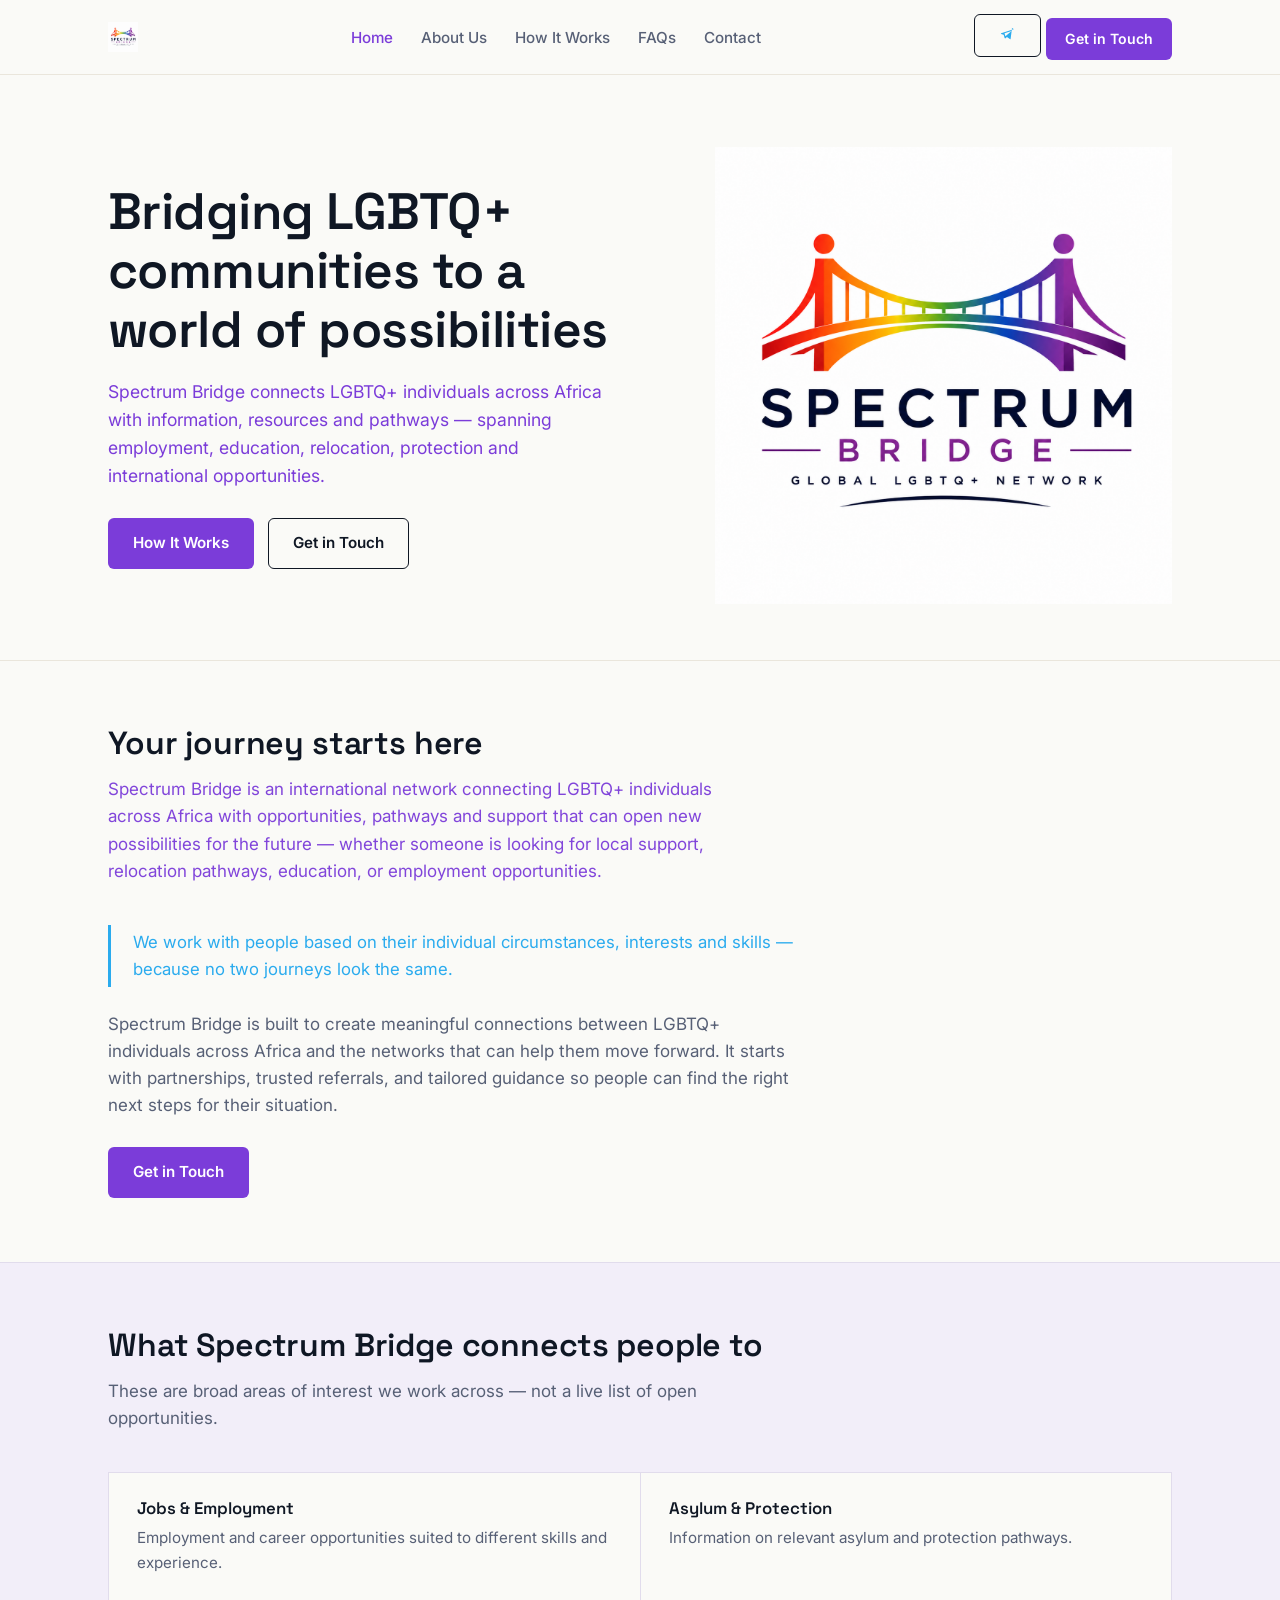
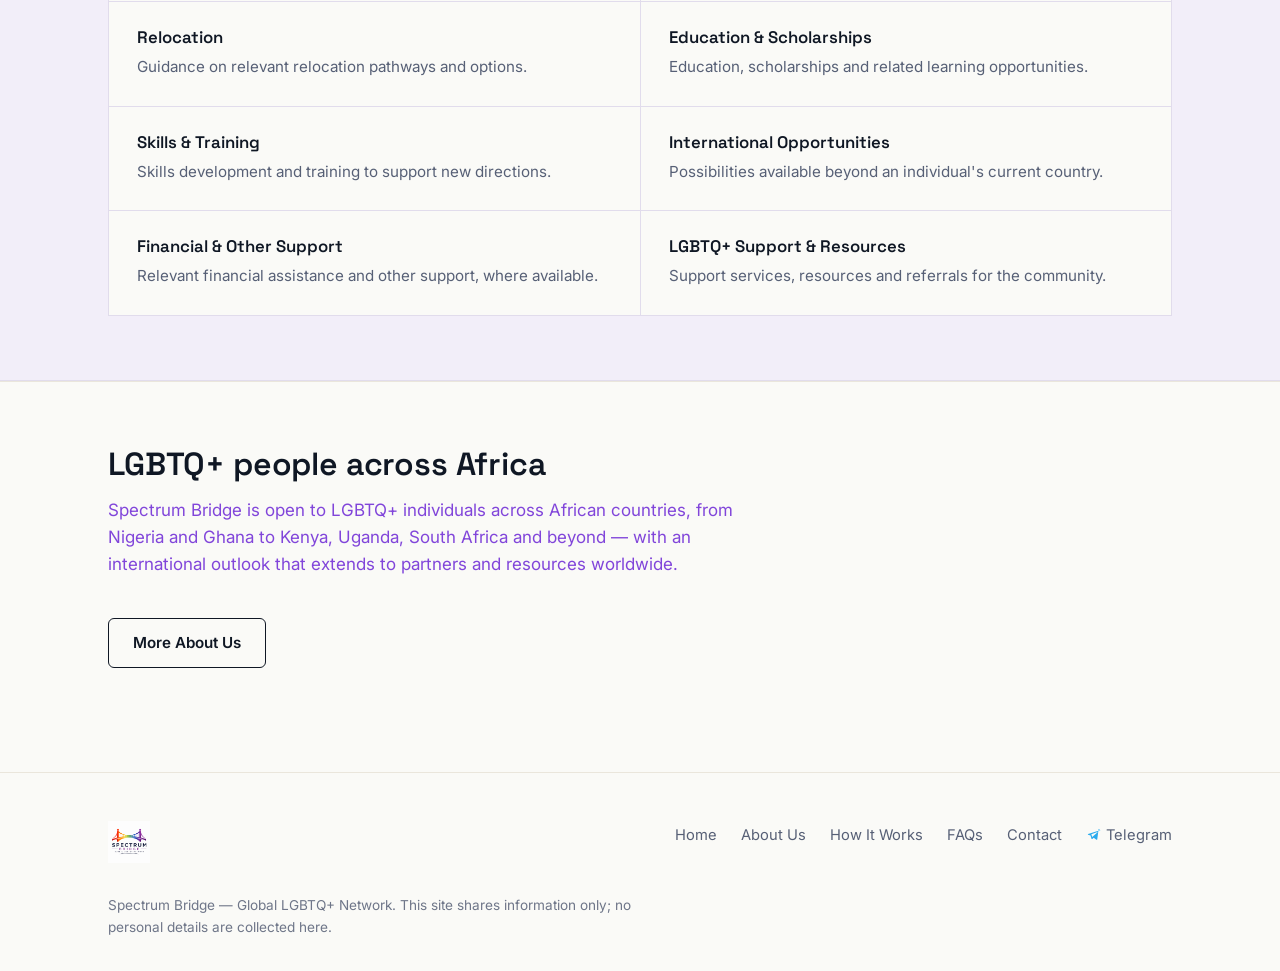
<file: index.html>
<!DOCTYPE html>
<html lang="en">
<head>
<meta charset="UTF-8">
<meta name="viewport" content="width=device-width, initial-scale=1.0">
<title>Spectrum Bridge — Global LGBTQ+ Network</title>
<meta name="description" content="Spectrum Bridge connects LGBTQ+ individuals across Africa with information, pathways and support — from employment and education to protection and relocation.">
<link rel="stylesheet" href="styles.css">
</head>
<body>

<header class="site-header">
  <nav class="nav">
    <a href="index.html" class="nav-brand nav-brand-full">
      <img src="logo-full.png" alt="Spectrum Bridge">
    </a>
    <ul class="nav-links" id="navLinks">
      <li><a href="index.html" class="current">Home</a></li>
      <li><a href="about.html">About Us</a></li>
      <li><a href="how-it-works.html">How It Works</a></li>
      <li><a href="faq.html">FAQs</a></li>
      <li><a href="contact.html">Contact</a></li>
    </ul>
    <div class="header-actions">
      <a href="https://t.me/Spectrumbridge" class="btn btn-secondary btn-icon tg-open" aria-label="Open Spectrumbridge on Telegram (opens in new tab)" target="_blank" rel="noopener">
        <svg class="icon-telegram" viewBox="0 0 24 24" aria-hidden="true" focusable="false"><path d="M21.6 3.4c-.2-.2-.5-.3-.8-.2L3.1 8.9c-.6.2-.6.9 0 1.1l3.6 1.2 1.4 4.6c.2.6.9.8 1.3.4l2-1.8 4.1 3c.5.4 1.1.1 1.2-.6l1.9-14.6c.1-.4-.1-.8-.5-1zM9.2 13.2L7.9 9.1 18.1 5.6 9.2 13.2z"/></svg>
      </a>

      <a href="contact.html" class="btn btn-primary btn-small nav-cta">Get in Touch</a>
    </div>
    <button class="nav-toggle" id="navToggle" aria-label="Open menu" aria-expanded="false" aria-controls="navLinks">
      <span></span>
    </button>
  </nav>
</header>

<main>

  <section class="hero">
    <div class="container hero-grid">
      <div class="hero-eyebrow-free">
        <h1>Bridging LGBTQ+ communities to a world of possibilities</h1>
        <p class="lede lead-accent">Spectrum Bridge connects LGBTQ+ individuals across Africa with information, resources and pathways — spanning employment, education, relocation, protection and international opportunities.</p>
        <div class="button-row">
          <a href="how-it-works.html" class="btn btn-primary">How It Works</a>
          <a href="contact.html" class="btn btn-secondary">Get in Touch</a>
        </div>
      </div>
      <div class="hero-art">
        <img src="logo-full.png" alt="Spectrum Bridge logo">
      </div>
    </div>
  </section>

  <section class="block">
    <div class="container">
      <div class="section-head">
        <h2>Your journey starts here</h2>
        <p class="muted-accent">Spectrum Bridge is an international network connecting LGBTQ+ individuals across Africa with opportunities, pathways and support that can open new possibilities for the future — whether someone is looking for local support, relocation pathways, education, or employment opportunities.</p>
      </div>
      <div class="callout accent">
        <p>We work with people based on their individual circumstances, interests and skills — because no two journeys look the same.</p>
      </div>
      <p style="margin-top: 24px;">Spectrum Bridge is built to create meaningful connections between LGBTQ+ individuals across Africa and the networks that can help them move forward. It starts with partnerships, trusted referrals, and tailored guidance so people can find the right next steps for their situation.</p>
      <div class="button-row">
        <a href="contact.html" class="btn btn-primary">Get in Touch</a>
      </div>
    </div>
  </section>

  <section class="block alt">
    <div class="container">
      <div class="section-head">
        <h2>What Spectrum Bridge connects people to</h2>
        <p>These are broad areas of interest we work across — not a live list of open opportunities.</p>
      </div>
      <div class="category-grid">
        <div class="category-item">
          <h3>Jobs &amp; Employment</h3>
          <p>Employment and career opportunities suited to different skills and experience.</p>
        </div>
        <div class="category-item">
          <h3>Asylum &amp; Protection</h3>
          <p>Information on relevant asylum and protection pathways.</p>
        </div>
        <div class="category-item">
          <h3>Relocation</h3>
          <p>Guidance on relevant relocation pathways and options.</p>
        </div>
        <div class="category-item">
          <h3>Education &amp; Scholarships</h3>
          <p>Education, scholarships and related learning opportunities.</p>
        </div>
        <div class="category-item">
          <h3>Skills &amp; Training</h3>
          <p>Skills development and training to support new directions.</p>
        </div>
        <div class="category-item">
          <h3>International Opportunities</h3>
          <p>Possibilities available beyond an individual's current country.</p>
        </div>
        <div class="category-item">
          <h3>Financial &amp; Other Support</h3>
          <p>Relevant financial assistance and other support, where available.</p>
        </div>
        <div class="category-item">
          <h3>LGBTQ+ Support &amp; Resources</h3>
          <p>Support services, resources and referrals for the community.</p>
        </div>
      </div>
    </div>
  </section>

  <section class="block">
    <div class="container">
      <div class="section-head">
        <h2>LGBTQ+ people across Africa</h2>
        <p class="muted-accent">Spectrum Bridge is open to LGBTQ+ individuals across African countries, from Nigeria and Ghana to Kenya, Uganda, South Africa and beyond — with an international outlook that extends to partners and resources worldwide.</p>
      </div>
      <div class="button-row">
        <a href="about.html" class="btn btn-secondary">More About Us</a>
      </div>
    </div>
  </section>

</main>

<footer class="site-footer">
  <div class="container">
    <div class="footer-grid">
      <a href="index.html" class="footer-brand footer-brand-full">
        <img src="logo-full.png" alt="Spectrum Bridge">
      </a>
      <ul class="footer-links">
        <li><a href="index.html">Home</a></li>
        <li><a href="about.html">About Us</a></li>
        <li><a href="how-it-works.html">How It Works</a></li>
        <li><a href="faq.html">FAQs</a></li>
        <li><a href="contact.html">Contact</a></li>
        <li><a href="https://t.me/Spectrumbridge" class="tg-open" target="_blank" rel="noopener" aria-label="Open Spectrumbridge on Telegram (opens in new tab)">
          <svg class="icon-telegram" viewBox="0 0 24 24" xmlns="http://www.w3.org/2000/svg" aria-hidden="true" focusable="false">
            <path d="M21.6 3.4c-.2-.2-.5-.3-.8-.2L3.1 8.9c-.6.2-.6.9 0 1.1l3.6 1.2 1.4 4.6c.2.6.9.8 1.3.4l2-1.8 4.1 3c.5.4 1.1.1 1.2-.6l1.9-14.6c.1-.4-.1-.8-.5-1zM9.2 13.2L7.9 9.1 18.1 5.6 9.2 13.2z"/>
          </svg>
          Telegram
        </a></li>
      </ul>
    </div>
    <p class="footer-note">Spectrum Bridge — Global LGBTQ+ Network. This site shares information only; no personal details are collected here.</p>
  </div>
</footer>

<script>
  const navToggle = document.getElementById('navToggle');
  const navLinks = document.getElementById('navLinks');
  if (navToggle && navLinks) {
    navToggle.addEventListener('click', () => {
      const isOpen = navLinks.classList.toggle('open');
      navToggle.setAttribute('aria-expanded', isOpen ? 'true' : 'false');
    });
  }

  (function(){
    function openTelegram(event) {
      var username = 'Spectrumbridge';
      var tgUrl = 'tg://resolve?domain=' + username;
      var webUrl = 'https://t.me/' + username;
      event.preventDefault();
      window.location = tgUrl;
      setTimeout(function(){ window.open(webUrl, '_blank', 'noopener'); }, 1000);
    }

    document.addEventListener('DOMContentLoaded', function(){
      var els = document.querySelectorAll('.tg-open');
      els.forEach(function(el){ el.addEventListener('click', openTelegram); });
    });
  })();
</script>
</body>
</html>
</file>
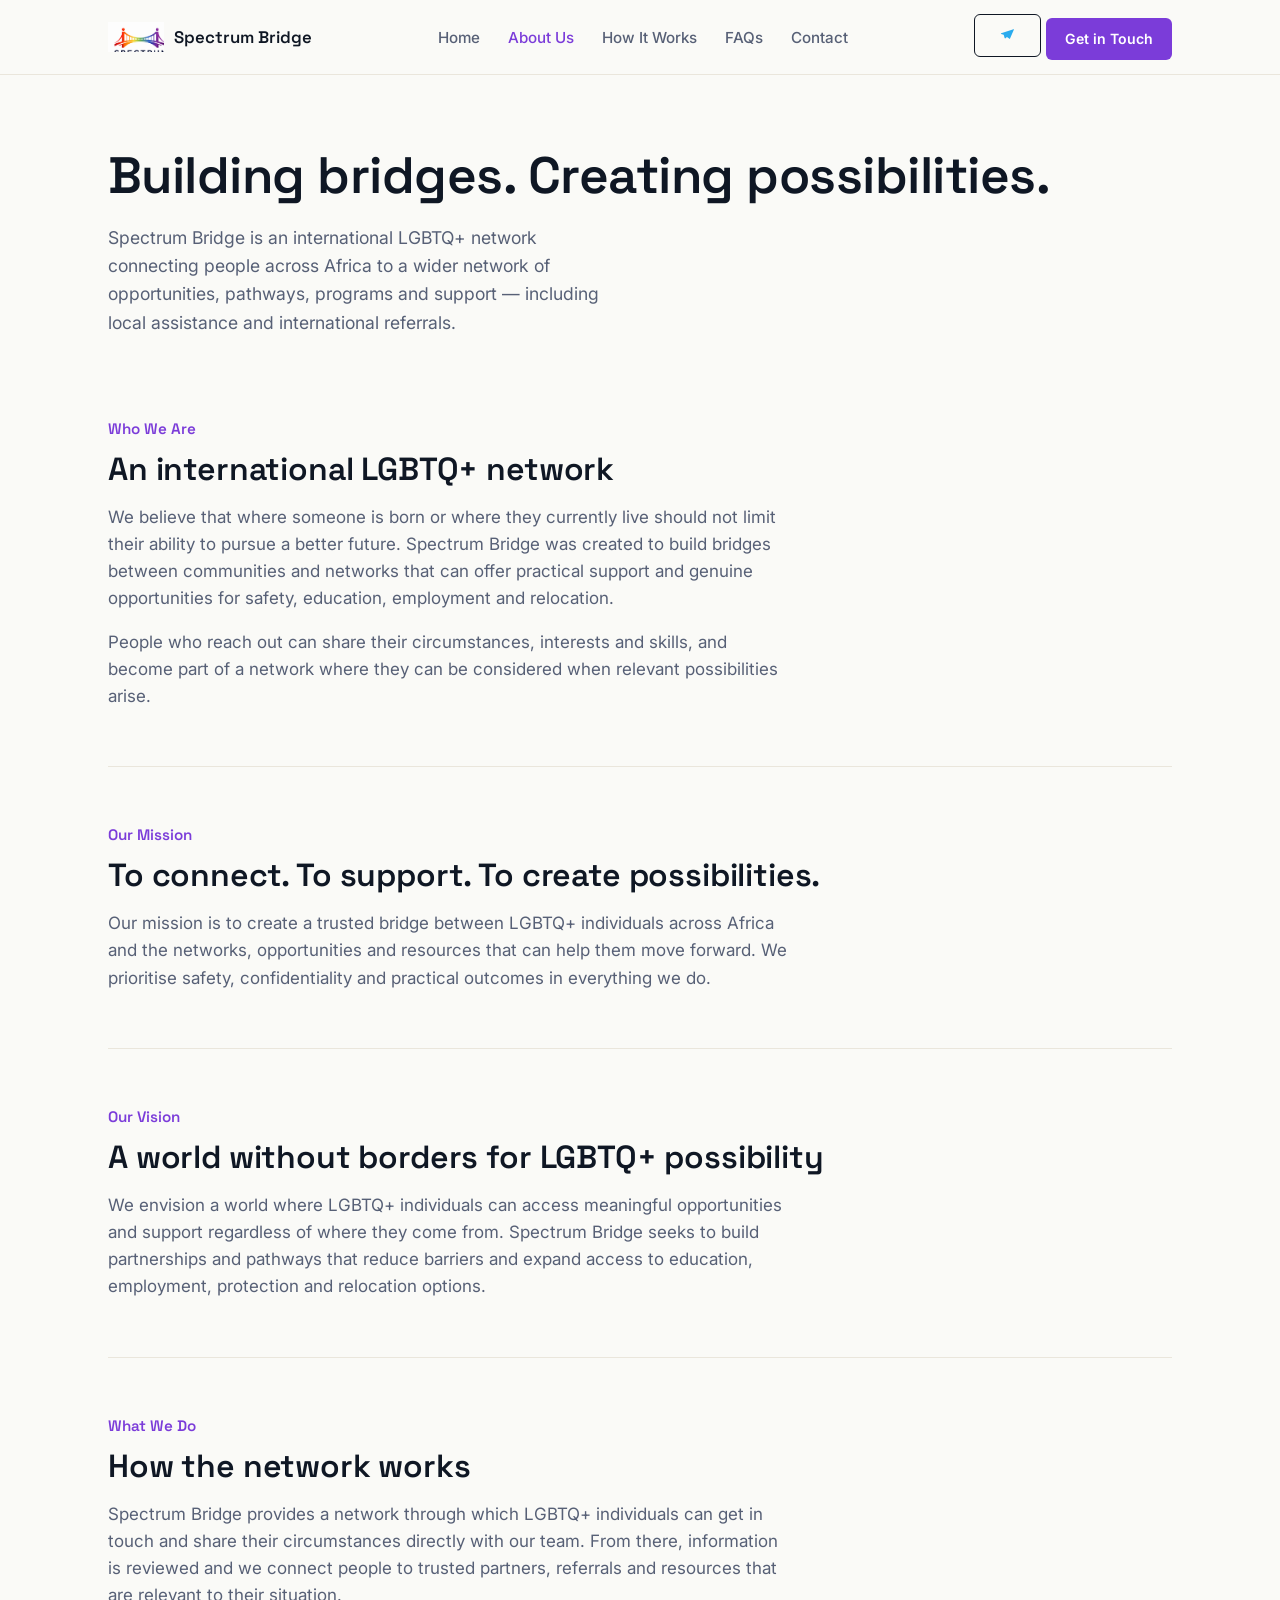
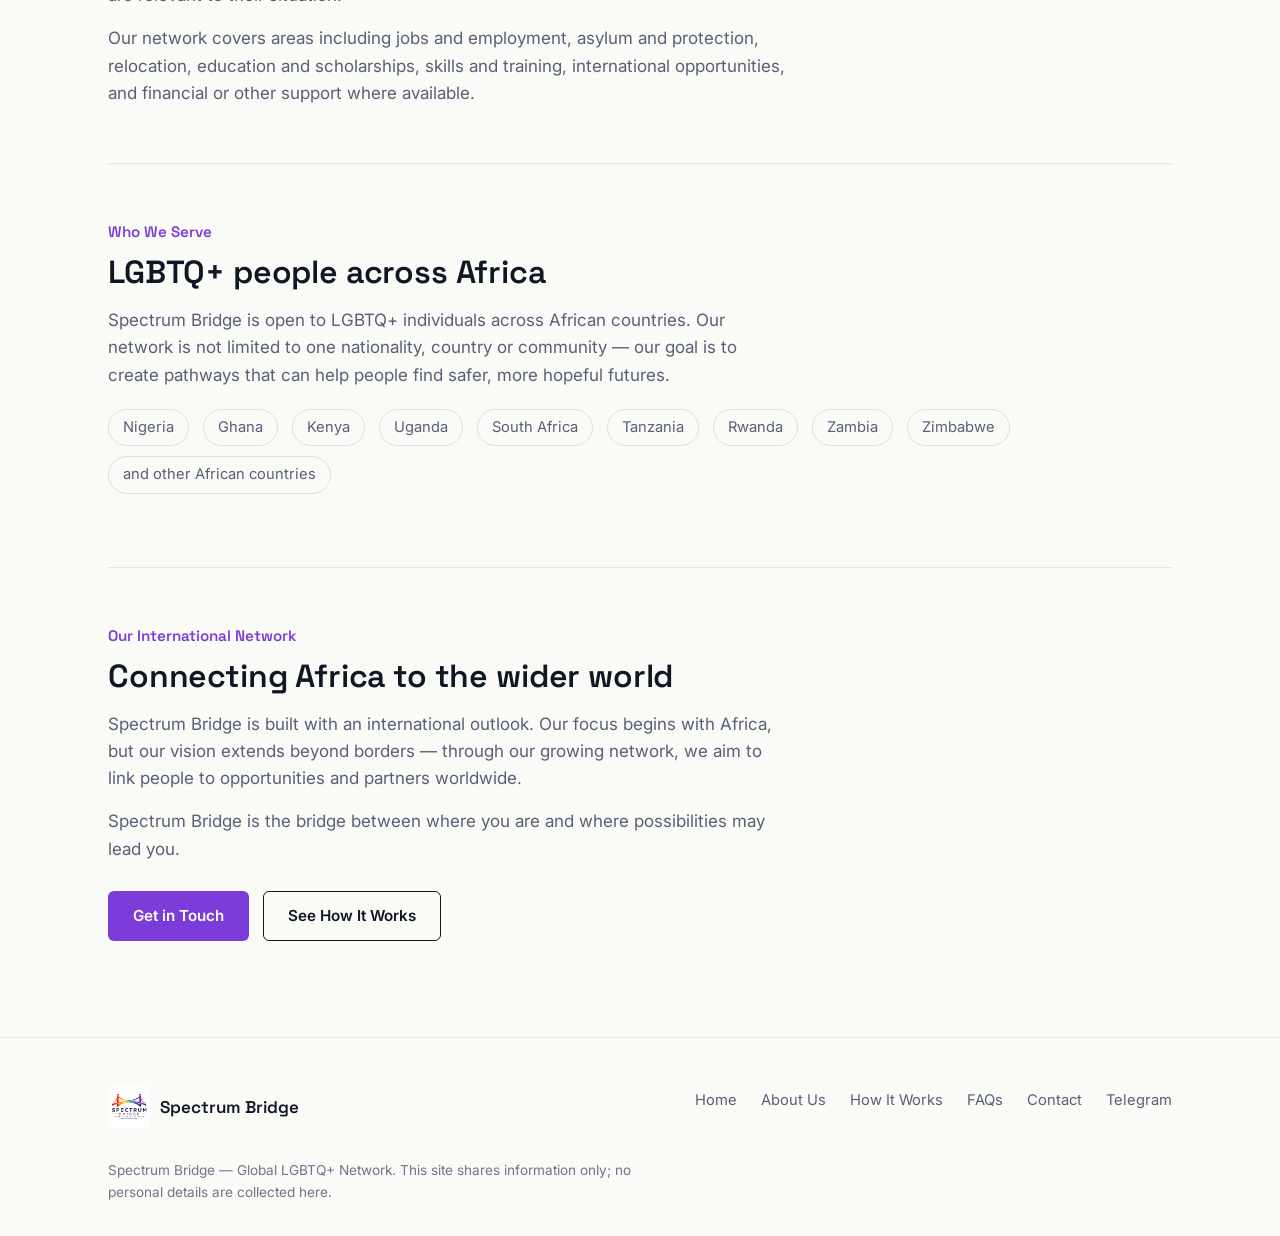
<file: about.html>
<!DOCTYPE html>
<html lang="en">
<head>
<meta charset="UTF-8">
<meta name="viewport" content="width=device-width, initial-scale=1.0">
<title>About Us — Spectrum Bridge</title>
<meta name="description" content="Learn about Spectrum Bridge, an international LGBTQ+ network connecting individuals across Africa to opportunities and support.">
<link rel="stylesheet" href="styles.css">
</head>
<body>

<header class="site-header">
  <nav class="nav">
    <a href="index.html" class="nav-brand">
      <img src="nav-icon.png" alt="Spectrum Bridge">
      <span>Spectrum Bridge</span>
    </a>
    <ul class="nav-links" id="navLinks">
      <li><a href="index.html">Home</a></li>
      <li><a href="about.html" class="current">About Us</a></li>
      <li><a href="how-it-works.html">How It Works</a></li>
      <li><a href="faq.html">FAQs</a></li>
      <li><a href="contact.html">Contact</a></li>
    </ul>
    <div class="header-actions">
      <a href="https://t.me/Spectrumbridge" class="btn btn-secondary btn-icon tg-open" aria-label="Open Spectrumbridge on Telegram (opens in new tab)" target="_blank" rel="noopener">
        <svg class="icon-telegram" viewBox="0 0 24 24" aria-hidden="true" focusable="false"><path d="M21.6 3.4c-.2-.2-.5-.3-.8-.2L3.1 8.9c-.6.2-.6.9 0 1.1l3.6 1.2 1.4 4.6c.2.6.9.8 1.3.4l2-1.8 4.1 3c.5.4 1.1 [...]"/></svg>
      </a>

      <a href="contact.html" class="btn btn-primary btn-small nav-cta">Get in Touch</a>
    </div>
    <button class="nav-toggle" id="navToggle" aria-label="Open menu" aria-expanded="false" aria-controls="navLinks">
      <span></span>
    </button>
  </nav>
</header>

<main>

  <section class="hero" style="padding-bottom: 24px;">
    <div class="container">
      <h1>Building bridges. Creating possibilities.</h1>
      <p class="lede" style="margin-top: 18px;">Spectrum Bridge is an international LGBTQ+ network connecting people across Africa to a wider network of opportunities, pathways, programs and support — including local assistance and international referrals.</p>
    </div>
  </section>

  <div class="container">

    <section class="about-block">
      <span class="label">Who We Are</span>
      <h2>An international LGBTQ+ network</h2>
      <p style="margin-top: 16px;">We believe that where someone is born or where they currently live should not limit their ability to pursue a better future. Spectrum Bridge was created to build bridges between communities and networks that can offer practical support and genuine opportunities for safety, education, employment and relocation.</p>
      <p>People who reach out can share their circumstances, interests and skills, and become part of a network where they can be considered when relevant possibilities arise.</p>
    </section>

    <section class="about-block">
      <span class="label">Our Mission</span>
      <h2>To connect. To support. To create possibilities.</h2>
      <p style="margin-top: 16px;">Our mission is to create a trusted bridge between LGBTQ+ individuals across Africa and the networks, opportunities and resources that can help them move forward. We prioritise safety, confidentiality and practical outcomes in everything we do.</p>
    </section>

    <section class="about-block">
      <span class="label">Our Vision</span>
      <h2>A world without borders for LGBTQ+ possibility</h2>
      <p style="margin-top: 16px;">We envision a world where LGBTQ+ individuals can access meaningful opportunities and support regardless of where they come from. Spectrum Bridge seeks to build partnerships and pathways that reduce barriers and expand access to education, employment, protection and relocation options.</p>
    </section>

    <section class="about-block">
      <span class="label">What We Do</span>
      <h2>How the network works</h2>
      <p style="margin-top: 16px;">Spectrum Bridge provides a network through which LGBTQ+ individuals can get in touch and share their circumstances directly with our team. From there, information is reviewed and we connect people to trusted partners, referrals and resources that are relevant to their situation.</p>
      <p>Our network covers areas including jobs and employment, asylum and protection, relocation, education and scholarships, skills and training, international opportunities, and financial or other support where available.</p>
    </section>

    <section class="about-block">
      <span class="label">Who We Serve</span>
      <h2>LGBTQ+ people across Africa</h2>
      <p style="margin-top: 16px;">Spectrum Bridge is open to LGBTQ+ individuals across African countries. Our network is not limited to one nationality, country or community — our goal is to create pathways that can help people find safer, more hopeful futures.</p>
      <ul class="country-list">
        <li>Nigeria</li>
        <li>Ghana</li>
        <li>Kenya</li>
        <li>Uganda</li>
        <li>South Africa</li>
        <li>Tanzania</li>
        <li>Rwanda</li>
        <li>Zambia</li>
        <li>Zimbabwe</li>
        <li>and other African countries</li>
      </ul>
    </section>

    <section class="about-block">
      <span class="label">Our International Network</span>
      <h2>Connecting Africa to the wider world</h2>
      <p style="margin-top: 16px;">Spectrum Bridge is built with an international outlook. Our focus begins with Africa, but our vision extends beyond borders — through our growing network, we aim to link people to opportunities and partners worldwide.</p>
      <p>Spectrum Bridge is the bridge between where you are and where possibilities may lead you.</p>
      <div class="button-row">
        <a href="contact.html" class="btn btn-primary">Get in Touch</a>
        <a href="how-it-works.html" class="btn btn-secondary">See How It Works</a>
      </div>
    </section>

  </div>

</main>

<footer class="site-footer">
  <div class="container">
    <div class="footer-grid">
      <a href="index.html" class="footer-brand">
        <img src="logo-full.png" alt="Spectrum Bridge">
        <span>Spectrum Bridge</span>
      </a>
      <ul class="footer-links">
        <li><a href="index.html">Home</a></li>
        <li><a href="about.html">About Us</a></li>
        <li><a href="how-it-works.html">How It Works</a></li>
        <li><a href="faq.html">FAQs</a></li>
        <li><a href="contact.html">Contact</a></li>
        <li><a href="https://t.me/Spectrumbridge" class="tg-open" target="_blank" rel="noopener" aria-label="Open Spectrumbridge on Telegram (opens in new tab)">Telegram</a></li>
      </ul>
    </div>
    <p class="footer-note">Spectrum Bridge — Global LGBTQ+ Network. This site shares information only; no personal details are collected here.</p>
  </div>
</footer>

<script>
  const navToggle = document.getElementById('navToggle');
  const navLinks = document.getElementById('navLinks');
  if (navToggle && navLinks) {
    navToggle.addEventListener('click', () => {
      const isOpen = navLinks.classList.toggle('open');
      navToggle.setAttribute('aria-expanded', isOpen ? 'true' : 'false');
    });
  }
</script>
</body>
</html>
</file>
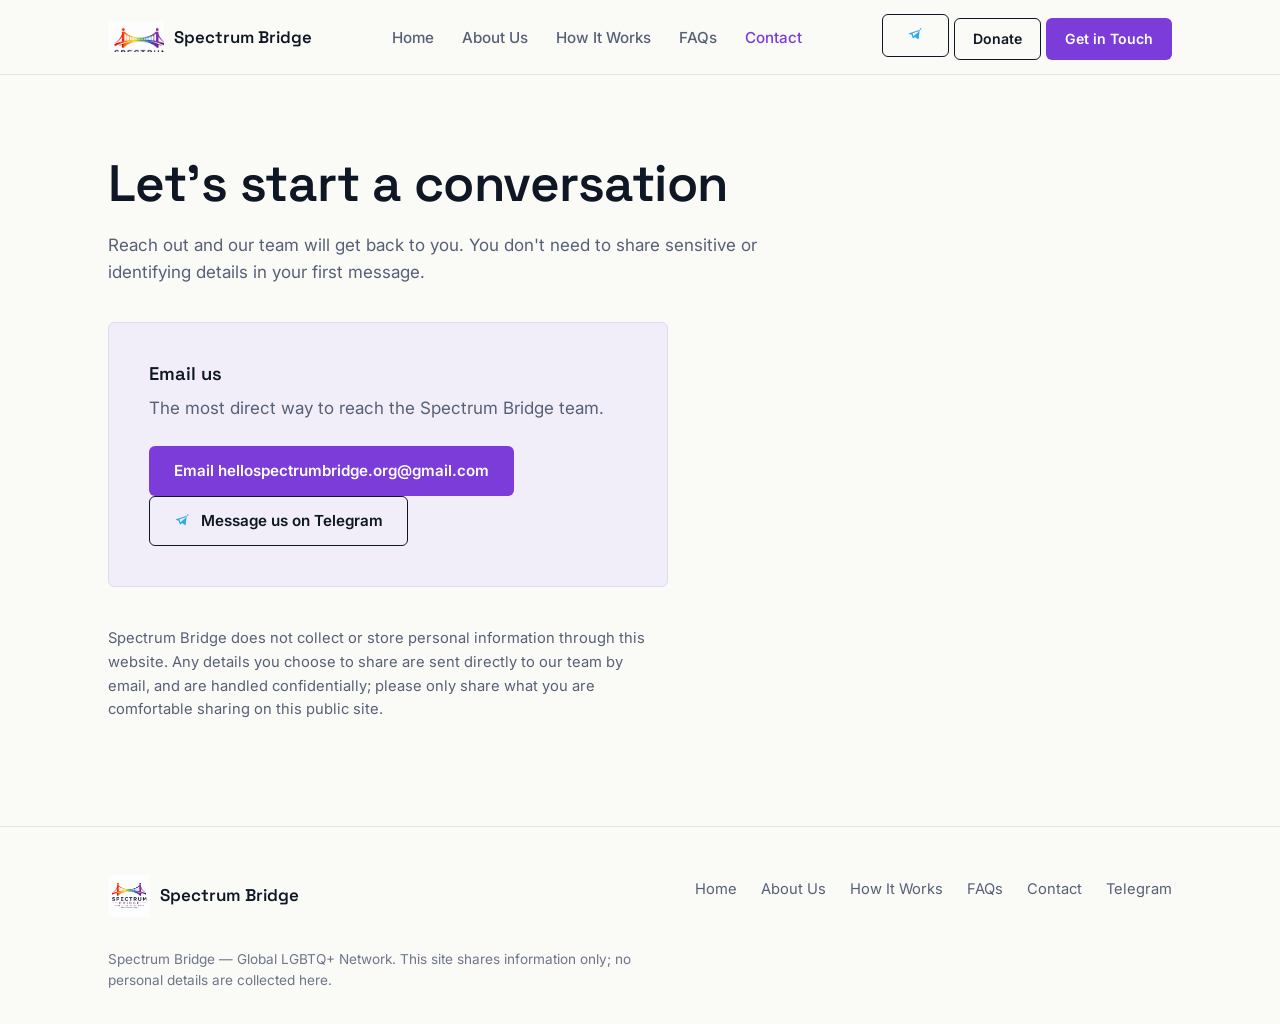
<file: contact.html>
<!DOCTYPE html>
<html lang="en">
<head>
<meta charset="UTF-8">
<meta name="viewport" content="width=device-width, initial-scale=1.0">
<title>Contact — Spectrum Bridge</title>
<meta name="description" content="Get in touch with Spectrum Bridge.">
<link rel="stylesheet" href="styles.css">
</head>
<body>

<header class="site-header">
  <nav class="nav">
    <a href="index.html" class="nav-brand">
      <img src="nav-icon.png" alt="Spectrum Bridge">
      <span>Spectrum Bridge</span>
    </a>
    <ul class="nav-links" id="navLinks">
      <li><a href="index.html">Home</a></li>
      <li><a href="about.html">About Us</a></li>
      <li><a href="how-it-works.html">How It Works</a></li>
      <li><a href="faq.html">FAQs</a></li>
      <li><a href="contact.html" class="current">Contact</a></li>
    </ul>
    <div class="header-actions">
      <a href="https://t.me/Spectrumbridge" class="btn btn-secondary btn-icon tg-open" aria-label="Open Spectrumbridge on Telegram (opens in new tab)" target="_blank" rel="noopener">
        <svg class="icon-telegram" viewBox="0 0 24 24" aria-hidden="true" focusable="false"><path d="M21.6 3.4c-.2-.2-.5-.3-.8-.2L3.1 8.9c-.6.2-.6.9 0 1.1l3.6 1.2 1.4 4.6c.2.6.9.8 1.3.4l2-1.8 4.1 3c.5.4 1.1.1 1.2-.6l1.9-14.6c.1-.4-.1-.8-.5-1zM9.2 13.2L7.9 9.1 18.1 5.6 9.2 13.2z"/></svg>
      </a>

      <a href="https://example.org/donate" class="btn btn-secondary btn-small" aria-label="Donate to Spectrum Bridge">
        Donate
      </a>

      <a href="contact.html" class="btn btn-primary btn-small nav-cta">Get in Touch</a>
    </div>
    <button class="nav-toggle" id="navToggle" aria-label="Open menu" aria-expanded="false" aria-controls="navLinks">
      <span></span>
    </button>
  </nav>
</header>

<main>

  <section class="contact-hero">
    <div class="container">
      <h1>Let's start a conversation</h1>
      <p class="lede" style="margin-top: 18px;">Reach out and our team will get back to you. You don't need to share sensitive or identifying details in your first message.</p>

      <div class="contact-card">
        <h3>Email us</h3>
        <p>The most direct way to reach the Spectrum Bridge team.</p>
        <a href="mailto:hellospectrumbridge.org@gmail.com" class="btn btn-primary">Email hellospectrumbridge.org@gmail.com</a>
        <a href="https://t.me/Spectrumbridge" class="btn btn-secondary tg-open" target="_blank" rel="noopener" aria-label="Open Spectrumbridge on Telegram (opens in new tab)">
          <svg class="icon-telegram" viewBox="0 0 24 24" xmlns="http://www.w3.org/2000/svg" aria-hidden="true" focusable="false">
            <path d="M21.6 3.4c-.2-.2-.5-.3-.8-.2L3.1 8.9c-.6.2-.6.9 0 1.1l3.6 1.2 1.4 4.6c.2.6.9.8 1.3.4l2-1.8 4.1 3c.5.4 1.1.1 1.2-.6l1.9-14.6c.1-.4-.1-.8-.5-1zM9.2 13.2L7.9 9.1 18.1 5.6 9.2 13.2z"/>
          </svg>
          Message us on Telegram
        </a>
      </div>

      <p class="privacy-note">Spectrum Bridge does not collect or store personal information through this website. Any details you choose to share are sent directly to our team by email, and are handled confidentially; please only share what you are comfortable sharing on this public site.</p>
    </div>
  </section>

</main>

<footer class="site-footer">
  <div class="container">
    <div class="footer-grid">
      <a href="index.html" class="footer-brand">
        <img src="logo-full.png" alt="Spectrum Bridge">
        <span>Spectrum Bridge</span>
      </a>
      <ul class="footer-links">
        <li><a href="index.html">Home</a></li>
        <li><a href="about.html">About Us</a></li>
        <li><a href="how-it-works.html">How It Works</a></li>
        <li><a href="faq.html">FAQs</a></li>
        <li><a href="contact.html">Contact</a></li>
        <li><a href="https://t.me/Spectrumbridge" class="tg-open" target="_blank" rel="noopener" aria-label="Open Spectrumbridge on Telegram (opens in new tab)">Telegram</a></li>
      </ul>
    </div>
    <p class="footer-note">Spectrum Bridge — Global LGBTQ+ Network. This site shares information only; no personal details are collected here.</p>
  </div>
</footer>

<script>
  const navToggle = document.getElementById('navToggle');
  const navLinks = document.getElementById('navLinks');
  if (navToggle && navLinks) {
    navToggle.addEventListener('click', () => {
      const isOpen = navLinks.classList.toggle('open');
      navToggle.setAttribute('aria-expanded', isOpen ? 'true' : 'false');
    });
  }

  (function(){
    function openTelegram(event) {
      var username = 'Spectrumbridge';
      var tgUrl = 'tg://resolve?domain=' + username;
      var webUrl = 'https://t.me/' + username;
      // prevent default anchor navigation; we'll handle it
      event.preventDefault();
      // Try native app via custom protocol
      window.location = tgUrl;
      // fallback to web after a short delay
      setTimeout(function(){ window.open(webUrl, '_blank', 'noopener'); }, 1000);
    }

    document.addEventListener('DOMContentLoaded', function(){
      var els = document.querySelectorAll('.tg-open');
      els.forEach(function(el){ el.addEventListener('click', openTelegram); });
    });
  })();
</script>
</body>
</html>
</file>
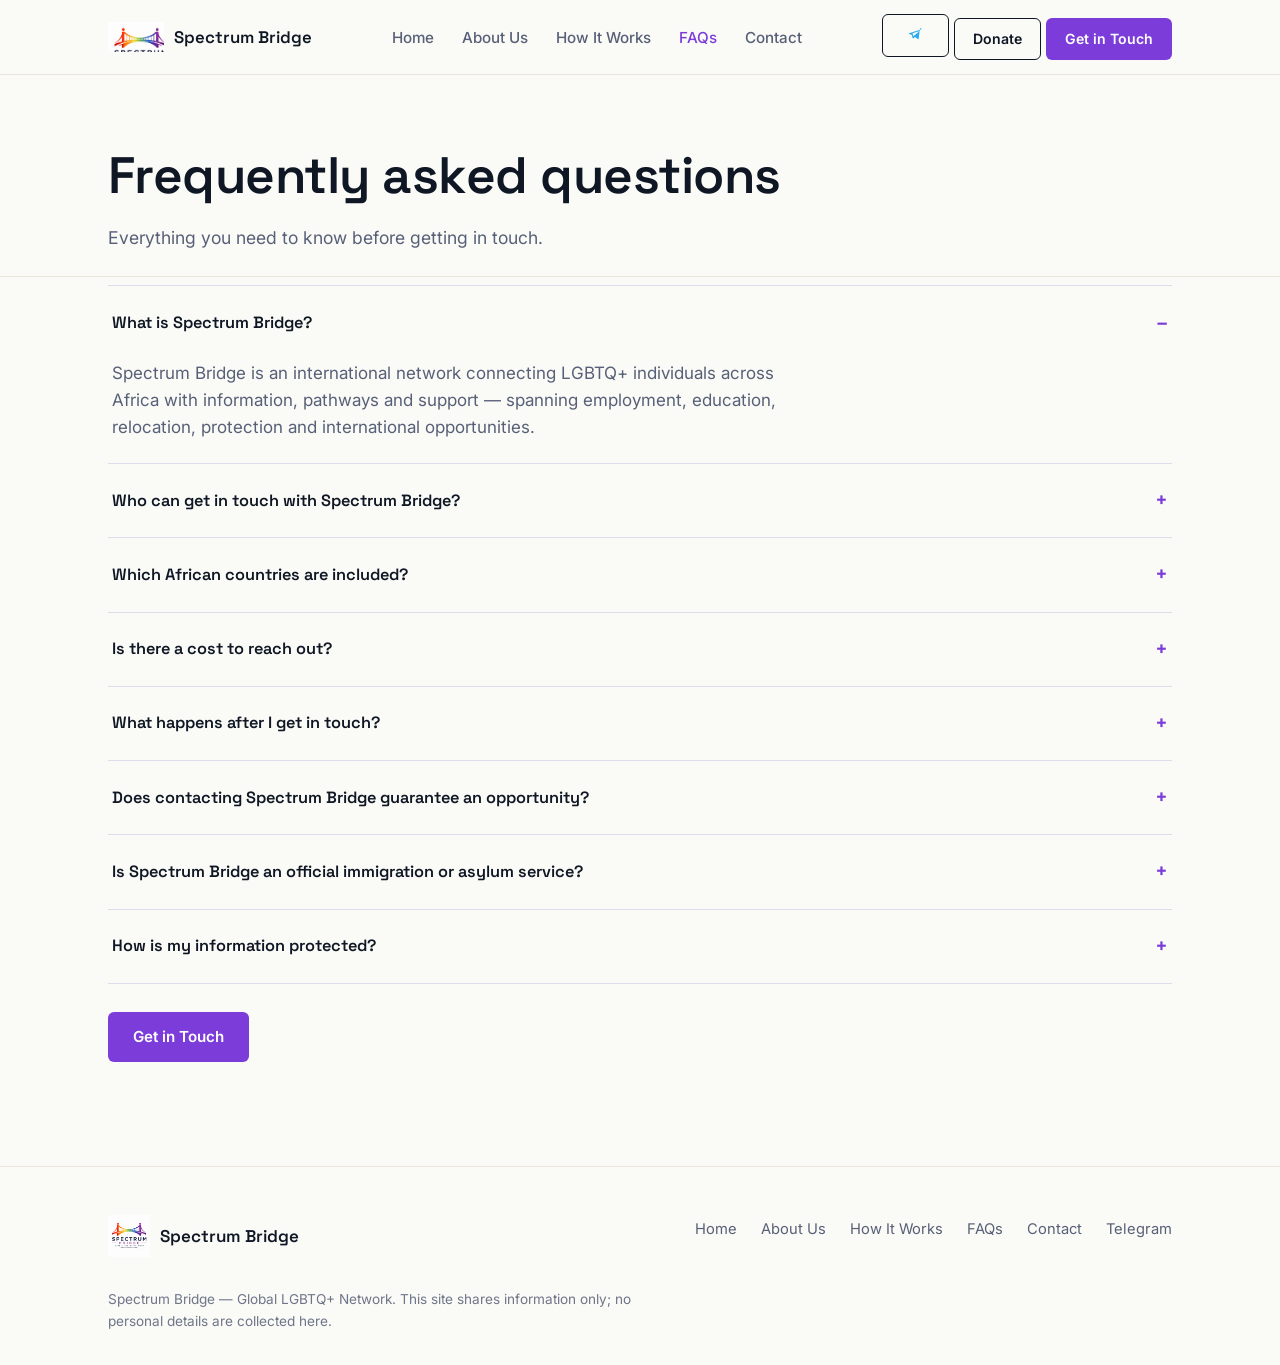
<file: faq.html>
<!DOCTYPE html>
<html lang="en">
<head>
<meta charset="UTF-8">
<meta name="viewport" content="width=device-width, initial-scale=1.0">
<title>FAQs — Spectrum Bridge</title>
<meta name="description" content="Frequently asked questions about Spectrum Bridge, the global LGBTQ+ network.">
<link rel="stylesheet" href="styles.css">
</head>
<body>

<header class="site-header">
  <nav class="nav">
    <a href="index.html" class="nav-brand">
      <img src="nav-icon.png" alt="Spectrum Bridge">
      <span>Spectrum Bridge</span>
    </a>
    <ul class="nav-links" id="navLinks">
      <li><a href="index.html">Home</a></li>
      <li><a href="about.html">About Us</a></li>
      <li><a href="how-it-works.html">How It Works</a></li>
      <li><a href="faq.html" class="current">FAQs</a></li>
      <li><a href="contact.html">Contact</a></li>
    </ul>
    <div class="header-actions">
      <a href="https://t.me/Spectrumbridge" class="btn btn-secondary btn-icon tg-open" aria-label="Open Spectrumbridge on Telegram (opens in new tab)" target="_blank" rel="noopener">
        <svg class="icon-telegram" viewBox="0 0 24 24" aria-hidden="true" focusable="false"><path d="M21.6 3.4c-.2-.2-.5-.3-.8-.2L3.1 8.9c-.6.2-.6.9 0 1.1l3.6 1.2 1.4 4.6c.2.6.9.8 1.3.4l2-1.8 4.1 3c.5.4 1.1.1 1.2-.6l1.9-14.6c.1-.4-.1-.8-.5-1zM9.2 13.2L7.9 9.1 18.1 5.6 9.2 13.2z"/></svg>
      </a>

      <a href="https://example.org/donate" class="btn btn-secondary btn-small" aria-label="Donate to Spectrum Bridge">
        Donate
      </a>

      <a href="contact.html" class="btn btn-primary btn-small nav-cta">Get in Touch</a>
    </div>
    <button class="nav-toggle" id="navToggle" aria-label="Open menu" aria-expanded="false" aria-controls="navLinks">
      <span></span>
    </button>
  </nav>
</header>

<main>

  <section class="hero" style="padding-bottom: 24px;">
    <div class="container">
      <h1>Frequently asked questions</h1>
      <p class="lede" style="margin-top: 18px;">Everything you need to know before getting in touch.</p>
    </div>
  </section>

  <section class="block" style="padding-top: 8px;">
    <div class="container">
      <div class="faq-list">

        <details class="faq-item" open>
          <summary>What is Spectrum Bridge?</summary>
          <div class="faq-answer"><p>Spectrum Bridge is an international network connecting LGBTQ+ individuals across Africa with information, pathways and support — spanning employment, education, relocation, protection and international opportunities.</p></div>
        </details>

        <details class="faq-item">
          <summary>Who can get in touch with Spectrum Bridge?</summary>
          <div class="faq-answer"><p>LGBTQ+ individuals across African countries. Our network is not limited to one nationality, country or community.</p></div>
        </details>

        <details class="faq-item">
          <summary>Which African countries are included?</summary>
          <div class="faq-answer"><p>We work with people across the continent, including Nigeria, Ghana, Kenya, Uganda, South Africa, Tanzania, Rwanda, Zambia, Zimbabwe and many other African countries.</p></div>
        </details>

        <details class="faq-item">
          <summary>Is there a cost to reach out?</summary>
          <div class="faq-answer"><p>No. Getting in touch with Spectrum Bridge through this website is free. We don't collect payments or personal information through this site.</p></div>
        </details>

        <details class="faq-item">
          <summary>What happens after I get in touch?</summary>
          <div class="faq-answer"><p>Our team will respond and, from there, you can share more about your circumstances, interests and skills. We'll discuss relevant pathways directly with you and, where appropriate, make trusted referrals or introductions.</p></div>
        </details>

        <details class="faq-item">
          <summary>Does contacting Spectrum Bridge guarantee an opportunity?</summary>
          <div class="faq-answer"><p>No. Getting in touch starts a conversation — it doesn't guarantee a specific outcome. Any relevant possibilities are discussed individually, based on your circumstances and eligibility.</p></div>
        </details>

        <details class="faq-item">
          <summary>Is Spectrum Bridge an official immigration or asylum service?</summary>
          <div class="faq-answer"><p>No. We share information and connect people to relevant pathways and networks, but we are not a government body or a substitute for formal legal, immigration or asylum advice. For legal matters, please consult a qualified professional.</p></div>
        </details>

        <details class="faq-item">
          <summary>How is my information protected?</summary>
          <div class="faq-answer"><p>We understand the sensitivity of what we do. Any information shared with our team directly is treated with care and confidentiality — and you're never asked to provide more personal information on this public website than you're comfortable sharing. If you prefer, use secure channels when providing sensitive details.</p></div>
        </details>

      </div>

      <div class="button-row">
        <a href="contact.html" class="btn btn-primary">Get in Touch</a>
      </div>
    </div>
  </section>

</main>

<footer class="site-footer">
  <div class="container">
    <div class="footer-grid">
      <a href="index.html" class="footer-brand">
        <img src="logo-full.png" alt="Spectrum Bridge">
        <span>Spectrum Bridge</span>
      </a>
      <ul class="footer-links">
        <li><a href="index.html">Home</a></li>
        <li><a href="about.html">About Us</a></li>
        <li><a href="how-it-works.html">How It Works</a></li>
        <li><a href="faq.html">FAQs</a></li>
        <li><a href="contact.html">Contact</a></li>
        <li><a href="https://t.me/Spectrumbridge" class="tg-open" target="_blank" rel="noopener" aria-label="Open Spectrumbridge on Telegram (opens in new tab)">Telegram</a></li>
      </ul>
    </div>
    <p class="footer-note">Spectrum Bridge — Global LGBTQ+ Network. This site shares information only; no personal details are collected here.</p>
  </div>
</footer>

<script>
  const navToggle = document.getElementById('navToggle');
  const navLinks = document.getElementById('navLinks');
  if (navToggle && navLinks) {
    navToggle.addEventListener('click', () => {
      const isOpen = navLinks.classList.toggle('open');
      navToggle.setAttribute('aria-expanded', isOpen ? 'true' : 'false');
    });
  }
</script>
</body>
</html>
</file>
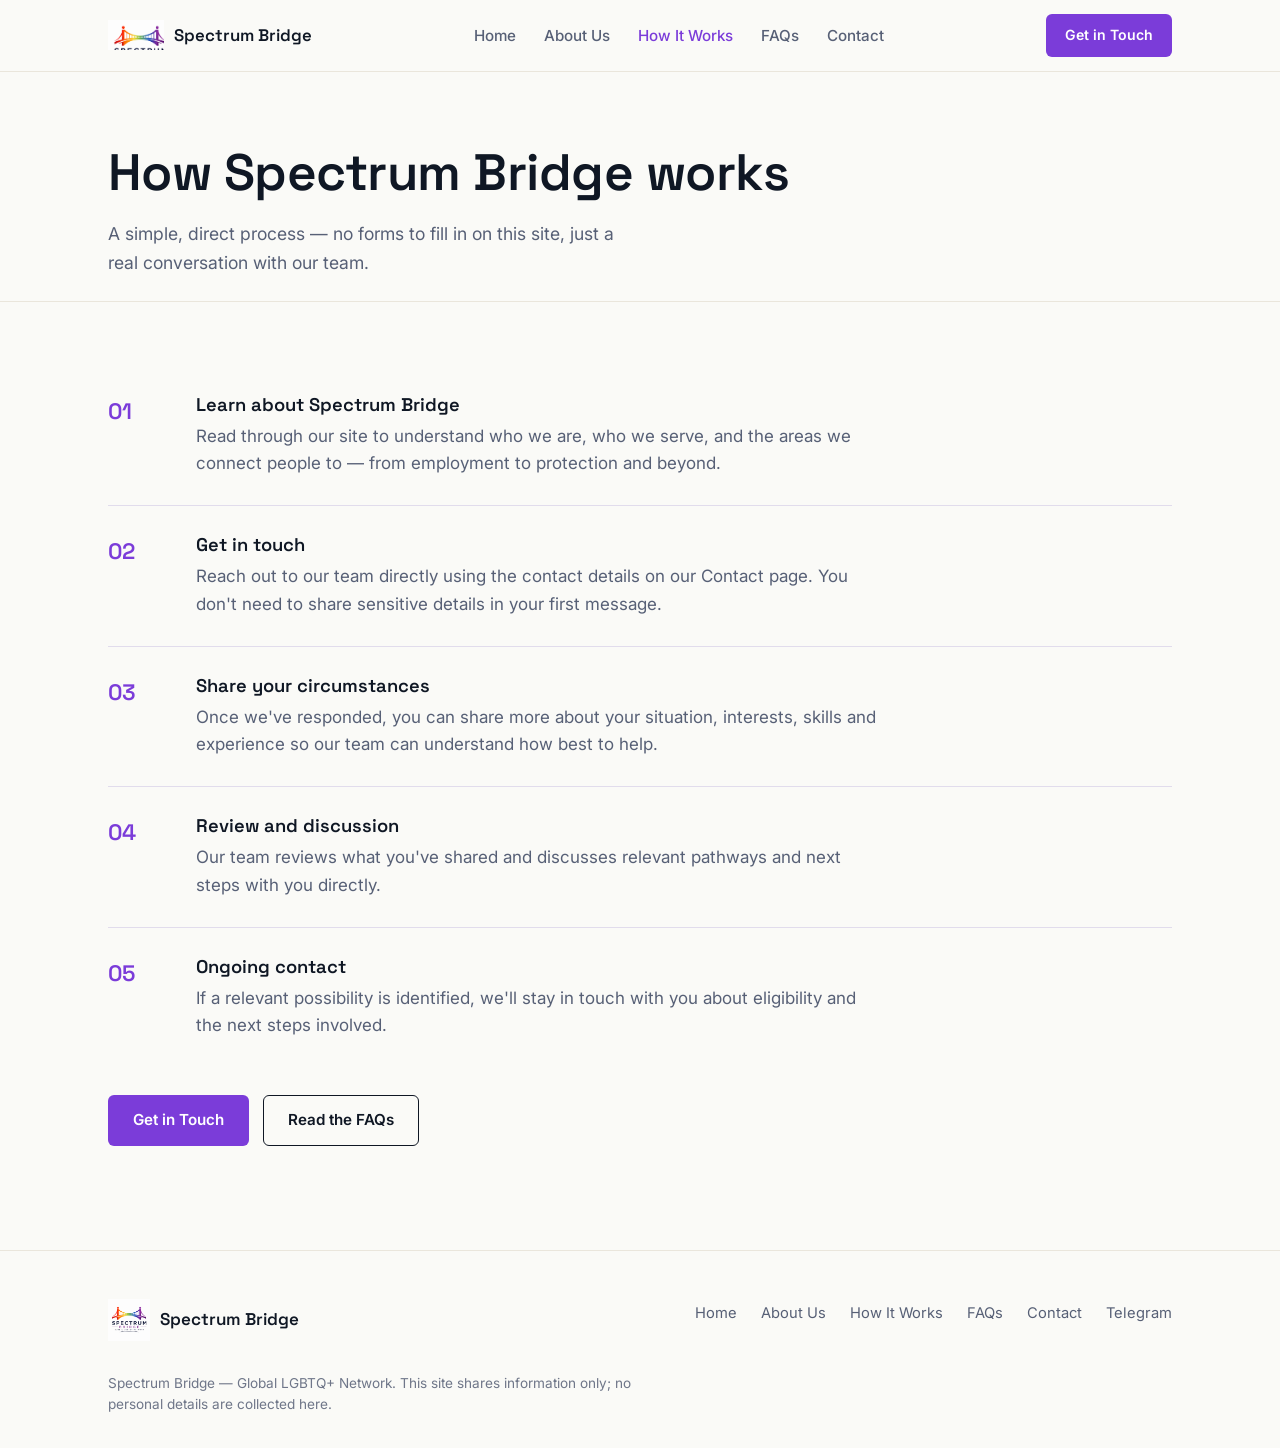
<file: how-it-works.html>
<!DOCTYPE html>
<html lang="en">
<head>
<meta charset="UTF-8">
<meta name="viewport" content="width=device-width, initial-scale=1.0">
<title>How It Works — Spectrum Bridge</title>
<meta name="description" content="How Spectrum Bridge works — from getting in touch to ongoing support.">
<link rel="stylesheet" href="styles.css">
</head>
<body>

<header class="site-header">
  <nav class="nav">
    <a href="index.html" class="nav-brand">
      <img src="nav-icon.png" alt="Spectrum Bridge">
      <span>Spectrum Bridge</span>
    </a>
    <ul class="nav-links" id="navLinks">
      <li><a href="index.html">Home</a></li>
      <li><a href="about.html">About Us</a></li>
      <li><a href="how-it-works.html" class="current">How It Works</a></li>
      <li><a href="faq.html">FAQs</a></li>
      <li><a href="contact.html">Contact</a></li>
    </ul>
    <a href="contact.html" class="btn btn-primary btn-small nav-cta">Get in Touch</a>
    <button class="nav-toggle" id="navToggle" aria-label="Open menu" aria-expanded="false" aria-controls="navLinks">
      <span></span>
    </button>
  </nav>
</header>

<main>

  <section class="hero" style="padding-bottom: 24px;">
    <div class="container">
      <h1>How Spectrum Bridge works</h1>
      <p class="lede" style="margin-top: 18px;">A simple, direct process — no forms to fill in on this site, just a real conversation with our team.</p>
    </div>
  </section>

  <section class="block">
    <div class="container">
      <div class="steps">

        <div class="step">
          <div class="step-num">01</div>
          <div>
            <h3>Learn about Spectrum Bridge</h3>
            <p>Read through our site to understand who we are, who we serve, and the areas we connect people to — from employment to protection and beyond.</p>
          </div>
        </div>

        <div class="step">
          <div class="step-num">02</div>
          <div>
            <h3>Get in touch</h3>
            <p>Reach out to our team directly using the contact details on our Contact page. You don't need to share sensitive details in your first message.</p>
          </div>
        </div>

        <div class="step">
          <div class="step-num">03</div>
          <div>
            <h3>Share your circumstances</h3>
            <p>Once we've responded, you can share more about your situation, interests, skills and experience so our team can understand how best to help.</p>
          </div>
        </div>

        <div class="step">
          <div class="step-num">04</div>
          <div>
            <h3>Review and discussion</h3>
            <p>Our team reviews what you've shared and discusses relevant pathways and next steps with you directly.</p>
          </div>
        </div>

        <div class="step">
          <div class="step-num">05</div>
          <div>
            <h3>Ongoing contact</h3>
            <p>If a relevant possibility is identified, we'll stay in touch with you about eligibility and the next steps involved.</p>
          </div>
        </div>

      </div>

      <div class="button-row">
        <a href="contact.html" class="btn btn-primary">Get in Touch</a>
        <a href="faq.html" class="btn btn-secondary">Read the FAQs</a>
      </div>
    </div>
  </section>

</main>

<footer class="site-footer">
  <div class="container">
    <div class="footer-grid">
      <a href="index.html" class="footer-brand">
        <img src="logo-full.png" alt="Spectrum Bridge">
        <span>Spectrum Bridge</span>
      </a>
      <ul class="footer-links">
        <li><a href="index.html">Home</a></li>
        <li><a href="about.html">About Us</a></li>
        <li><a href="how-it-works.html">How It Works</a></li>
        <li><a href="faq.html">FAQs</a></li>
        <li><a href="contact.html">Contact</a></li>
        <li><a href="https://t.me/Spectrumbridge" target="_blank" rel="noopener">Telegram</a></li>
      </ul>
    </div>
    <p class="footer-note">Spectrum Bridge — Global LGBTQ+ Network. This site shares information only; no personal details are collected here.</p>
  </div>
</footer>

<script>
  const navToggle = document.getElementById('navToggle');
  const navLinks = document.getElementById('navLinks');
  if (navToggle && navLinks) {
    navToggle.addEventListener('click', () => {
      const isOpen = navLinks.classList.toggle('open');
      navToggle.setAttribute('aria-expanded', isOpen ? 'true' : 'false');
    });
  }
</script>
</body>
</html>
</file>
<file: styles.css>
/* Spectrum Bridge — shared styles */

@import url('https://fonts.googleapis.com/css2?family=Space+Grotesk:wght@500;600;700&family=Inter:wght@400;500;600&display=swap');

:root {
  --bg: #FAFAF7;
  --bg-alt: #F2EEF9;
  /* typography colors (updated for stronger, catchier palette) */
  --ink: #0F1724;        /* headings & primary text (deep navy) */
  --ink-soft: #576076;   /* muted paragraph text */
  --purple: #7B3CD9;     /* brand purple (links & accents) */
  --purple-deep: #5A21A8;/* deeper purple for hovers */
  --accent: #2AABEE;     /* telegram / accent blue */
  --coral: #E8562A;
  --line: #E1DCEC;
  --line-soft: #EAE6DC;
  --white: #FFFFFF;
  --radius: 6px;
  --max: 1120px;
}

* { box-sizing: border-box; }

html { scroll-behavior: smooth; }

body {
  margin: 0;
  background: var(--bg);
  color: var(--ink);
  font-family: 'Inter', -apple-system, BlinkMacSystemFont, sans-serif;
  font-size: 17px;
  line-height: 1.6;
  -webkit-font-smoothing: antialiased;
}

h1, h2, h3, .display {
  font-family: 'Space Grotesk', 'Inter', sans-serif;
  color: var(--ink);
  line-height: 1.15;
  margin: 0;
  font-weight: 600;
}

h1 { font-size: clamp(2.1rem, 4.4vw, 3.2rem); letter-spacing: -0.01em; }
h2 { font-size: clamp(1.5rem, 2.8vw, 2rem); letter-spacing: -0.005em; }
h3 { font-size: 1.15rem; }

p { margin: 0 0 1rem; color: var(--ink-soft); max-width: 62ch; }
p:last-child { margin-bottom: 0; }

/* Utility text color classes pulling from the logo-inspired palette */
.text-purple { color: var(--purple); }
.text-accent { color: var(--accent); }
.text-coral { color: var(--coral); }

/* Slightly stronger heading-like styling for lead paragraphs when you want emphasis */
.lead-accent { color: var(--purple); }

/* Alternate callout that uses the Telegram accent color */
.callout.accent { border-left-color: var(--accent); }
.callout.accent p { color: var(--accent); }

/* Muted but branded paragraph style for section intros */
.section-head .muted-accent { color: var(--purple); opacity: 0.95; }

/* keep anchor styling tied to the brand */
a { color: var(--purple); text-decoration: none; }
a:hover { text-decoration: underline; }

img { max-width: 100%; display: block; }

.container {
  max-width: var(--max);
  margin: 0 auto;
  padding: 0 28px;
}

:focus-visible {
  outline: 2px solid var(--purple);
  outline-offset: 3px;
}

/* ---------- Nav ---------- */

.site-header {
  border-bottom: 1px solid var(--line-soft);
  background: var(--bg);
  position: sticky;
  top: 0;
  z-index: 40;
}

.nav {
  display: flex;
  align-items: center;
  justify-content: space-between;
  padding: 14px 28px;
  max-width: var(--max);
  margin: 0 auto;
  gap: 24px;
  position: relative;
}

.nav-brand {
  display: flex;
  align-items: center;
  gap: 10px;
  flex-shrink: 0;
}

.nav-brand img {
  height: 30px;
  width: auto;
}

.nav-brand span {
  font-family: 'Space Grotesk', sans-serif;
  font-weight: 600;
  font-size: 1.05rem;
  color: var(--ink);
  white-space: nowrap;
}

.nav-links {
  display: flex;
  align-items: center;
  gap: 28px;
  list-style: none;
  margin: 0;
  padding: 0;
  flex-wrap: wrap;
}

.nav-links a {
  color: var(--ink-soft);
  font-size: 0.95rem;
  font-weight: 500;
}

.nav-links a:hover { color: var(--ink); text-decoration: none; }

.nav-links a.current { color: var(--purple); }

.nav-cta {
  flex-shrink: 0;
}

.nav-toggle {
  display: none;
  background: none;
  border: 1.5px solid var(--ink);
  border-radius: var(--radius);
  width: 40px;
  height: 40px;
  align-items: center;
  justify-content: center;
  cursor: pointer;
  flex-shrink: 0;
}

.nav-toggle span,
.nav-toggle span::before,
.nav-toggle span::after {
  display: block;
  width: 18px;
  height: 2px;
  background: var(--ink);
  position: relative;
  transition: transform 0.15s ease, opacity 0.15s ease;
}

.nav-toggle span::before,
.nav-toggle span::after {
  content: '';
  position: absolute;
  left: 0;
}

.nav-toggle span::before { top: -6px; }
.nav-toggle span::after { top: 6px; }

/* ---------- Buttons ---------- */

.btn {
  display: inline-flex;
  align-items: center;
  gap: 10px;
  padding: 12px 24px;
  border-radius: var(--radius);
  font-weight: 600;
  font-size: 0.95rem;
  font-family: 'Inter', sans-serif;
  border: 1.5px solid transparent;
  cursor: pointer;
  transition: background-color 0.15s ease, color 0.15s ease, border-color 0.15s ease;
}

.btn:hover { text-decoration: none; }

/* primary buttons use brand purple now for a catchy look */
.btn-primary {
  background: var(--purple);
  color: var(--white);
}
.btn-primary:hover { background: var(--purple-deep); }

.btn-secondary {
  background: transparent;
  color: var(--ink);
  border-color: var(--ink);
}
.btn-secondary:hover { background: var(--ink); color: var(--white); }

.btn-small {
  padding: 9px 18px;
  font-size: 0.88rem;
}

.button-row {
  display: flex;
  gap: 14px;
  flex-wrap: wrap;
  margin-top: 28px;
}

/* Telegram icon */
.icon-telegram {
  width: 1.1em;
  height: 1.1em;
  display: inline-block;
  vertical-align: middle;
  fill: currentColor;
}

/* Give telegram links the accent blue for immediate recognition */
.tg-open .icon-telegram { color: var(--accent); }

/* ensure icon looks good on primary buttons */
.btn-primary .icon-telegram { filter: none; color: currentColor; }

/* ---------- Hero ---------- */

.hero {
  padding: 72px 0 56px;
}

.hero-grid {
  display: grid;
  grid-template-columns: 1.1fr 0.9fr;
  gap: 48px;
  align-items: center;
}

.hero-eyebrow-free h1 { margin-bottom: 18px; }

.hero p.lede {
  font-size: 1.1rem;
  max-width: 46ch;
}

.hero-art {
  width: 100%;
}

/* ---------- Sections ---------- */

section.block {
  padding: 64px 0;
  border-top: 1px solid var(--line-soft);
}

section.block.alt {
  background: var(--bg-alt);
  border-top: 1px solid var(--line);
  border-bottom: 1px solid var(--line);
}

.section-head {
  max-width: 60ch;
  margin-bottom: 40px;
}

.section-head h2 { margin-bottom: 14px; }

/* ---------- Category list ---------- */

.category-grid {
  display: grid;
  grid-template-columns: repeat(2, 1fr);
  gap: 1px;
  background: var(--line);
  border: 1px solid var(--line);
}

.category-item {
  background: var(--bg);
  padding: 26px 28px;
}

.category-item h3 {
  margin-bottom: 8px;
  font-size: 1.05rem;
}

.category-item p { font-size: 0.95rem; margin: 0; }

/* ---------- Steps (real sequence) ---------- */

.steps {
  display: flex;
  flex-direction: column;
}

.step {
  display: grid;
  grid-template-columns: 64px 1fr;
  gap: 24px;
  padding: 28px 0;
  border-top: 1px solid var(--line);
}

.step:first-child { border-top: none; }

.step-num {
  font-family: 'Space Grotesk', sans-serif;
  font-weight: 600;
  font-size: 1.4rem;
  color: var(--purple);
}

.step h3 { margin-bottom: 8px; }
.step p { margin: 0; }

/* ---------- Simple stat / callout ---------- */

.callout {
  border-left: 3px solid var(--coral);
  padding: 4px 0 4px 22px;
  margin: 8px 0;
}

.callout p { margin: 0; color: var(--ink); font-size: 1.05rem; }

/* ---------- FAQ ---------- */

.faq-list {
  border-top: 1px solid var(--line);
}

.faq-item {
  border-bottom: 1px solid var(--line);
}

.faq-item summary {
  padding: 20px 4px;
  cursor: pointer;
  font-family: 'Space Grotesk', sans-serif;
  font-weight: 600;
  font-size: 1.02rem;
  color: var(--ink);
  list-style: none;
  display: flex;
  justify-content: space-between;
  align-items: center;
  gap: 16px;
}

.faq-item summary::-webkit-details-marker { display: none; }

.faq-item summary::after {
  content: '+';
  font-family: 'Space Grotesk', sans-serif;
  font-size: 1.3rem;
  color: var(--purple);
  flex-shrink: 0;
  transition: transform 0.15s ease;
}

.faq-item[open] summary::after {
  content: '–';
}

.faq-item .faq-answer {
  padding: 0 4px 22px;
  max-width: 68ch;
}

.faq-answer p { margin: 0; }

/* ---------- About page blocks ---------- */

.about-block {
  padding: 56px 0;
  border-top: 1px solid var(--line-soft);
}

.about-block:first-of-type { border-top: none; }

.about-block .label {
  font-family: 'Space Grotesk', sans-serif;
  font-weight: 600;
  color: var(--purple);
  font-size: 0.95rem;
  margin-bottom: 10px;
  display: block;
}

.country-list {
  display: flex;
  flex-wrap: wrap;
  gap: 10px 14px;
  margin-top: 20px;
  padding: 0;
  list-style: none;
}

.country-list li {
  font-size: 0.92rem;
  color: var(--ink-soft);
  padding: 6px 14px;
  border: 1px solid var(--line);
  border-radius: 999px;
}

/* ---------- Contact page ---------- */

.contact-hero {
  padding: 80px 0 64px;
  text-align: left;
}

.contact-card {
  border: 1px solid var(--line);
  border-radius: var(--radius);
  padding: 40px;
  margin-top: 36px;
  max-width: 560px;
  background: var(--bg-alt);
}

.contact-card h3 { margin-bottom: 10px; }
.contact-card p { margin-bottom: 24px; }

.privacy-note {
  margin-top: 40px;
  max-width: 60ch;
  font-size: 0.92rem;
  color: var(--ink-soft);
}

/* ---------- Footer ---------- */

.site-footer {
  border-top: 1px solid var(--line-soft);
  padding: 48px 0 32px;
  margin-top: 40px;
}

.footer-grid {
  display: flex;
  justify-content: space-between;
  align-items: flex-start;
  flex-wrap: wrap;
  gap: 32px;
}

.footer-brand {
  display: flex;
  align-items: center;
  gap: 10px;
}

.footer-brand img { height: 42px; }

.footer-brand span {
  font-family: 'Space Grotesk', sans-serif;
  font-weight: 600;
  color: var(--ink);
}

.footer-links {
  display: flex;
  gap: 24px;
  list-style: none;
  padding: 0;
  margin: 0;
  flex-wrap: wrap;
}

.footer-links a {
  color: var(--ink-soft);
  font-size: 0.92rem;
}

.footer-note {
  margin-top: 32px;
  font-size: 0.85rem;
  color: var(--ink-soft);
  opacity: 0.85;
}

/* ---------- Responsive ---------- */

@media (max-width: 860px) {
  .hero-grid { grid-template-columns: 1fr; }
  .hero-art { max-width: 340px; margin: 0 auto; }
  .category-grid { grid-template-columns: 1fr; }

  .nav-cta { display: none; }
  .nav-toggle { display: flex; }

  .nav-links {
    display: none;
    position: absolute;
    top: 100%;
    left: 0;
    right: 0;
    flex-direction: column;
    align-items: stretch;
    gap: 0;
    background: var(--bg);
    border-bottom: 1px solid var(--line);
    padding: 8px 28px 20px;
  }

  .nav-links.open { display: flex; }

  .nav-links li { border-top: 1px solid var(--line-soft); }
  .nav-links li:first-child { border-top: none; }
  .nav-links a { display: block; padding: 14px 0; }

  .nav-links .nav-links-cta {
    border-top: 1px solid var(--line-soft);
    padding-top: 14px;
    margin-top: 4px;
  }

  /* slightly smaller footer logo on narrow screens */
  .footer-brand img { height: 30px; }
}
</file>
